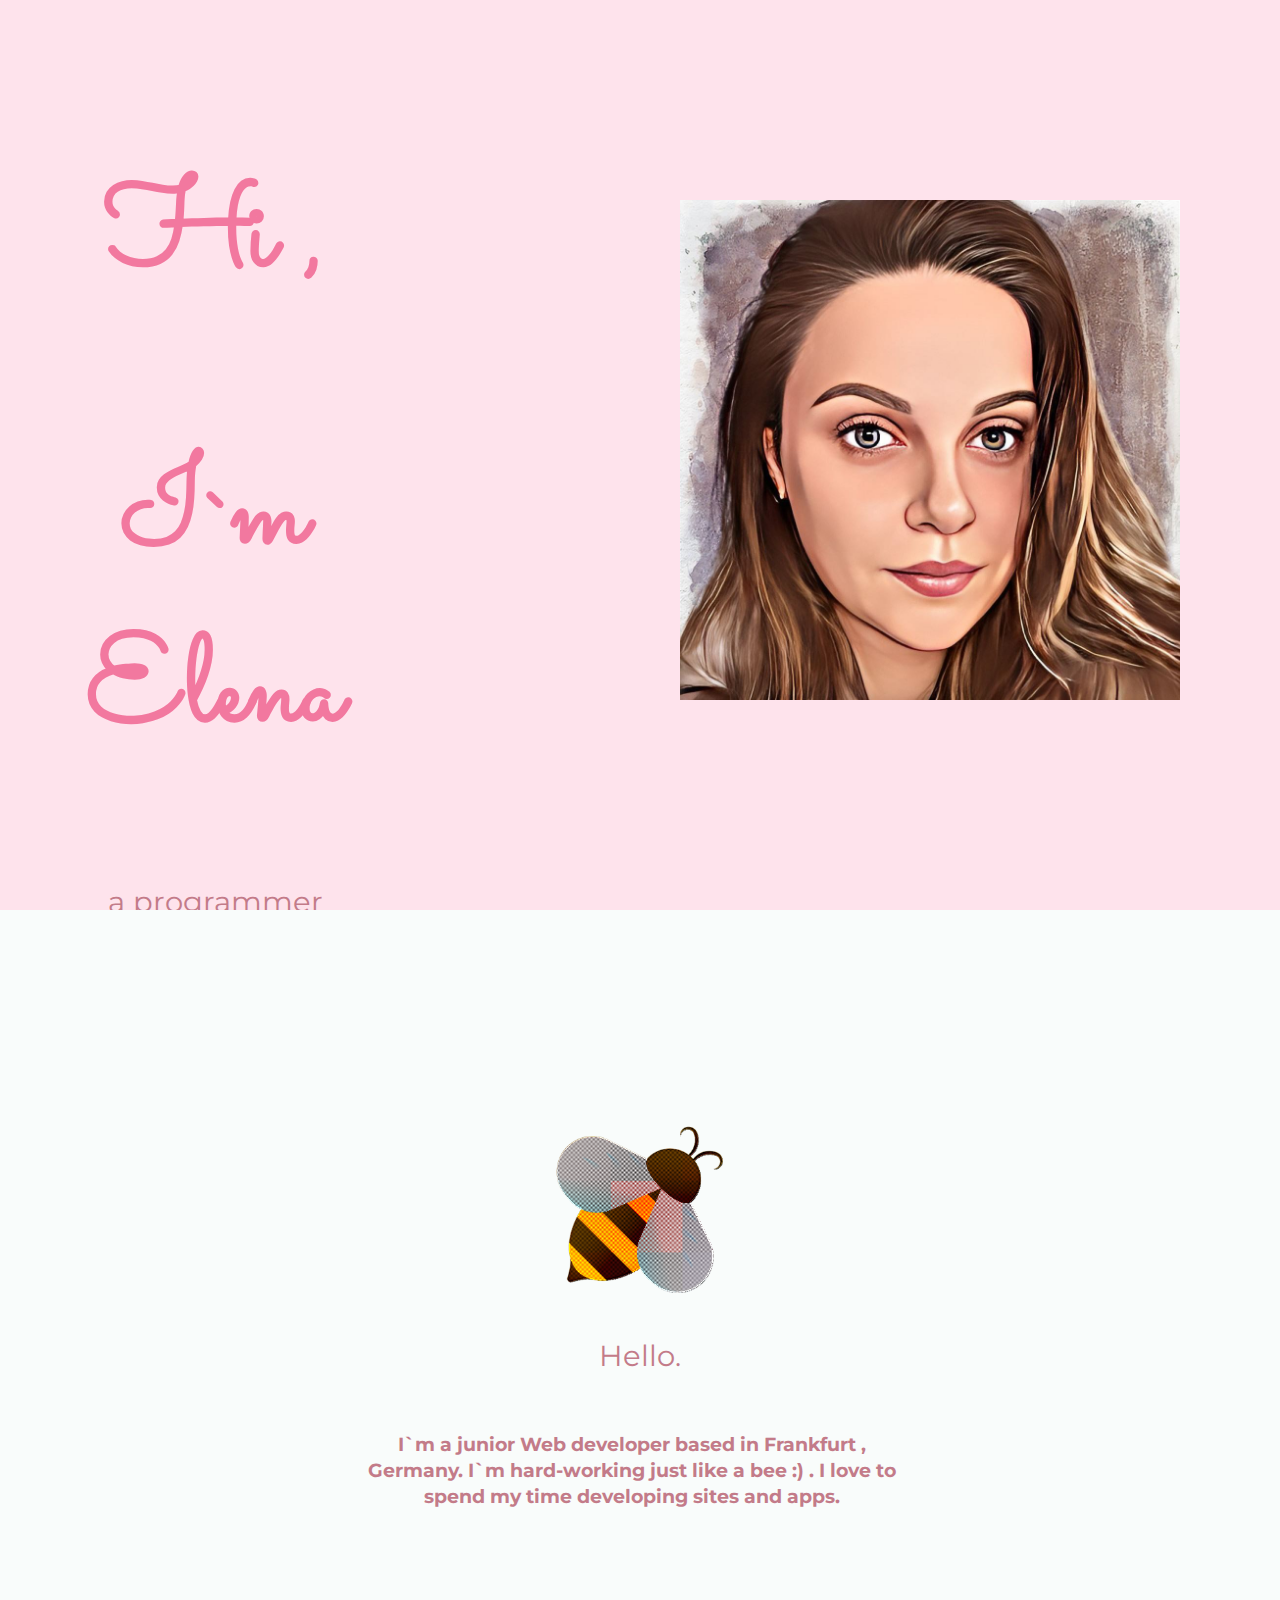
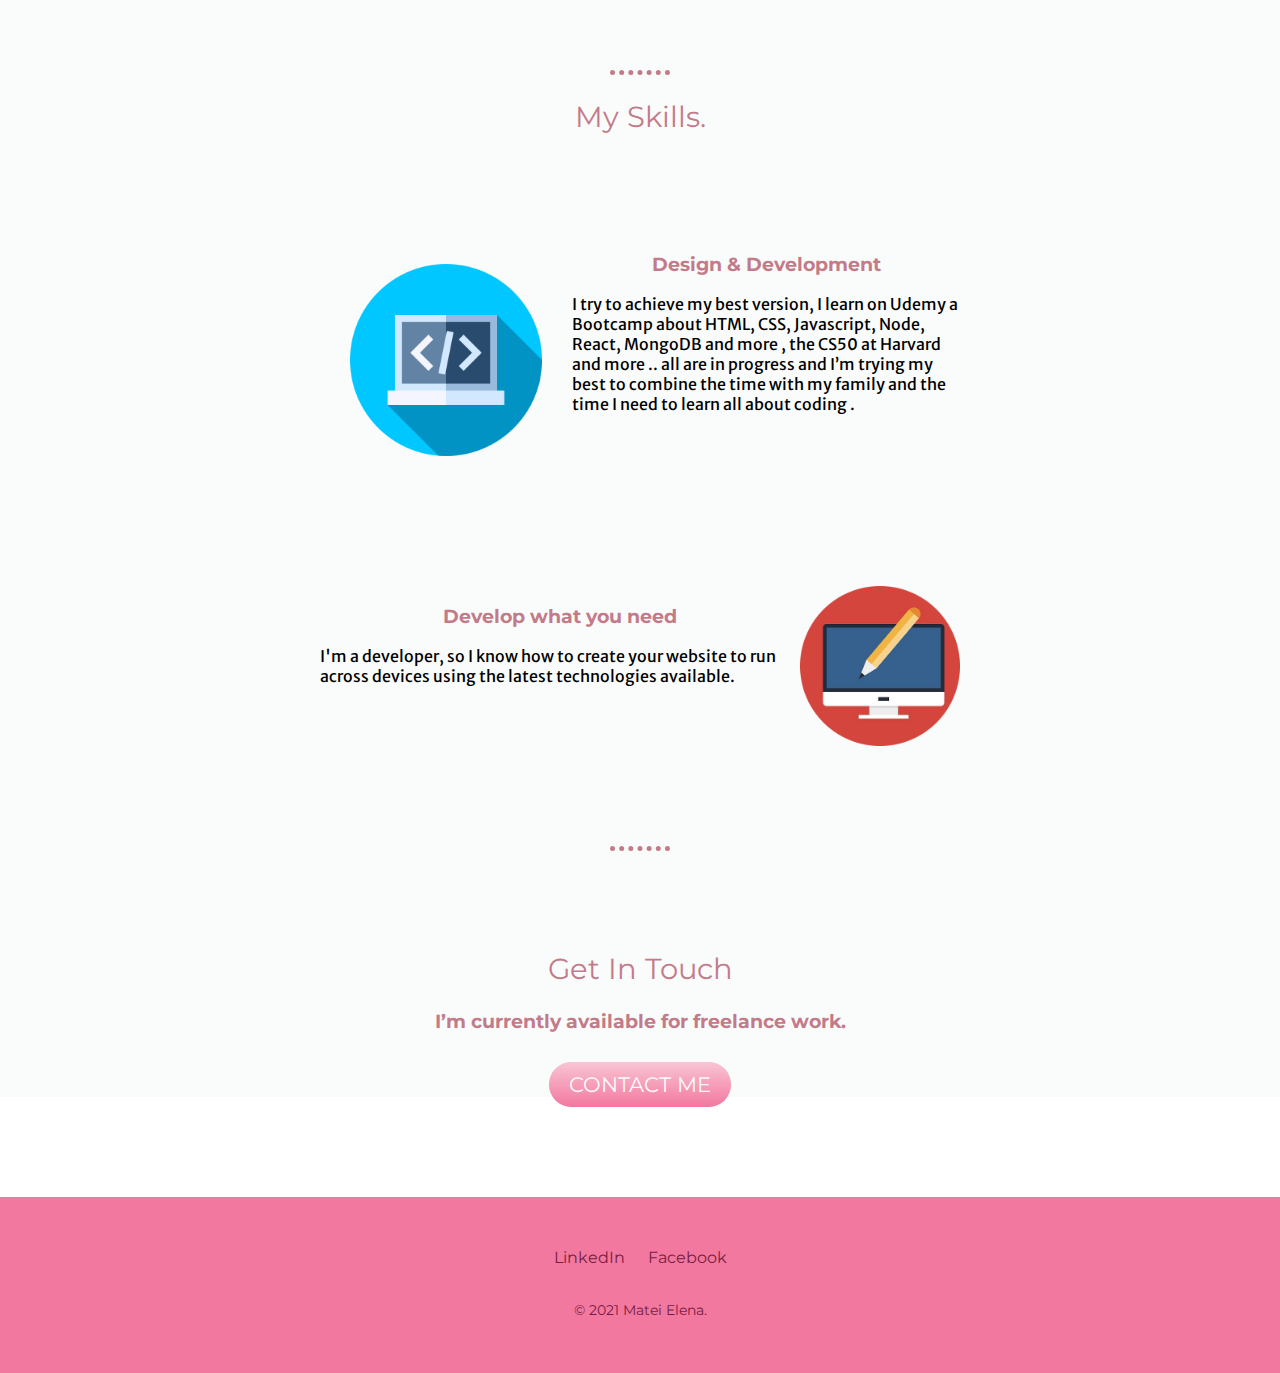
<file: index.html>
<!DOCTYPE html>
<html lang="en" dir="ltr">

<head>
  <meta charset="utf-8">
  <title>Elena Matei</title>
  <link rel="stylesheet" href="css/styles.css">
  <link rel="icon" href="favicon.ico">
  <link rel="preconnect" href="https://fonts.googleapis.com">
  <link rel="preconnect" href="https://fonts.gstatic.com" crossorigin>
  <link href="https://fonts.googleapis.com/css2?family=Merriweather+Sans:ital,wght@1,300&family=Montserrat:wght@200&family=Sacramento&display=swap" rel="stylesheet">
</head>

<body>
  <div class="top-container">

    <h1 class="elena"> Hi ,  </h1>
    <h1 class="elena">I`m Elena</h1>
    <h2 class="elena">a programmer</h2>
    <img class="me"src="images/poza.jpg" alt="me">
  </div>
  <div class="middle-container">
    <div class="profile">
      <img class="me-img"src="images/bee.png" alt="me" width="200px">
      <h2>Hello.</h2>
      <h3 class="about-me">  I`m a junior Web developer based in Frankfurt , Germany. I`m hard-working just like a bee :) . I love to spend my time developing sites and apps.</h3>
    </div>
    <br />
    <hr class="line">
    <div class="skills">
      <h2>My Skills.</h2>
      <div class="skill-row">
        <img class="skills-img" src="images/1.png" alt="skills" width="200px">
        <h3>Design & Development</h3>
        <p>  I try to achieve my best version, I learn on Udemy a Bootcamp about HTML, CSS, Javascript, Node, React, MongoDB and more , the CS50 at Harvard and more .. all are in progress and I’m trying my best to combine the time with my family and the
          time I need to learn all about coding .</p>
      </div>
      <div class="skill-row">
        <img class="develop-img" src="images/aaa.png" alt="clean" width="200px">
        <h3>Develop what you need </h3>
        <p>I'm a developer, so I know how to create your website to run across devices using the latest technologies available.</p>
      </div>
    </div>
    <hr class="line">
    <div class="contact-me">
      <h2>Get In Touch</h2>
      <h3 class="free">I’m currently available for freelance work.</h3>

      <a class="btn" href="mailto:matei.adryana@yahoo.com">CONTACT ME</a>

    </div>
  </div>


  <div class="bottom-container">
    <a class="a" href="https://www.linkedin.com/in/elena-matei-1159b621b/">LinkedIn</a>
    <a class="a" href="https://www.facebook.com/elena.addy">Facebook</a>
  
    <p class="copyright">© 2021 Matei Elena.</p>
  </div>


</body>

</html>
</file>
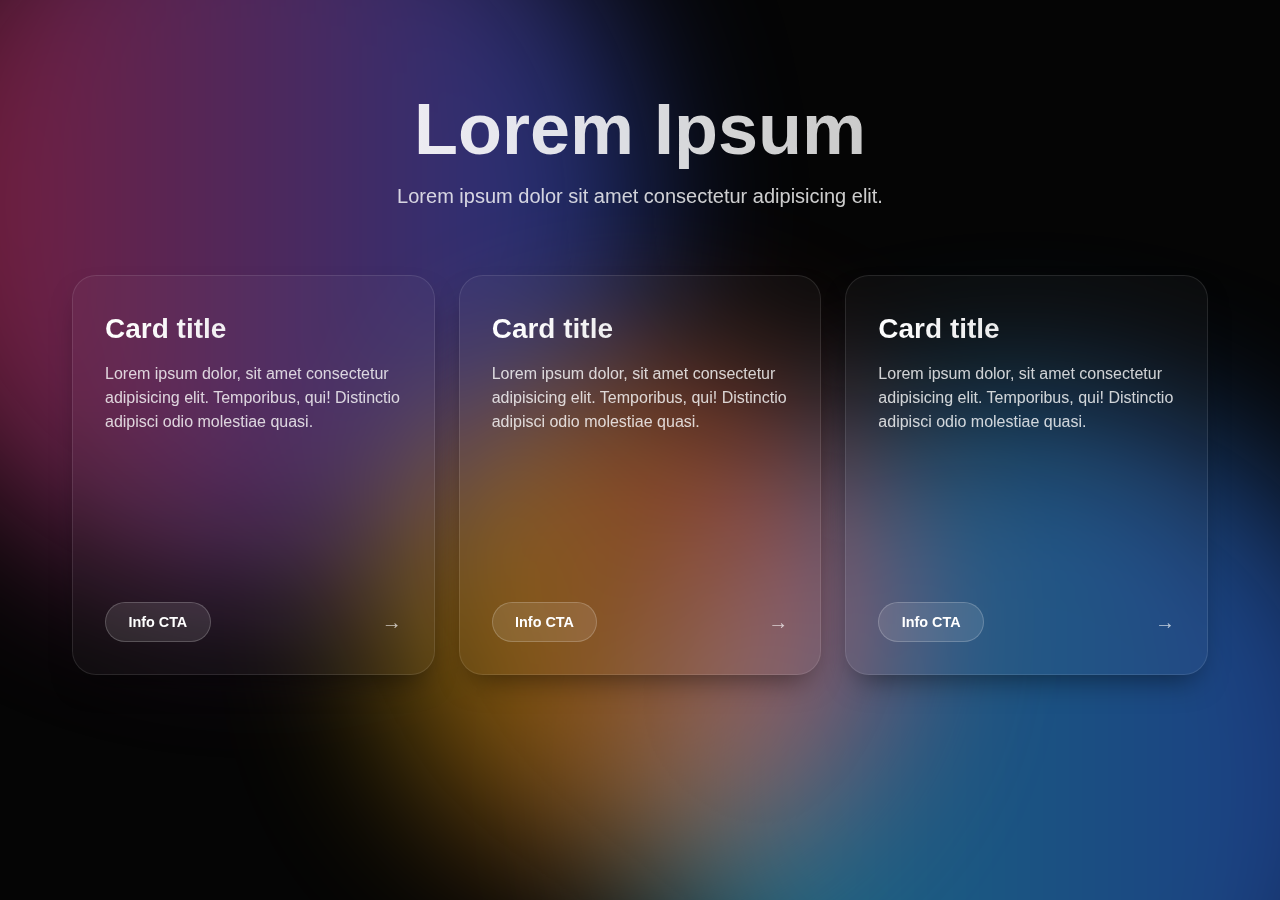
<file: proiects.html>
<!DOCTYPE html>
<html lang="en" dir="ltr">

<head>
  <meta charset="utf-8">
  <title>Elena Matei</title>
  <link rel="stylesheet" href="css/proiects.css">
  <link rel="icon" href="favicon.ico">
  <link rel="preconnect" href="https://fonts.googleapis.com">
  <link rel="preconnect" href="https://fonts.gstatic.com" crossorigin>
  <link href="https://fonts.googleapis.com/css2?family=Merriweather+Sans:ital,wght@1,300&family=Montserrat:wght@200&family=Sacramento&display=swap" rel="stylesheet">
</head>

<body>
    <div class="background">
	<div class="gradient-blob"></div>
	<div class="gradient-blob"></div>
	<div class="gradient-blob"></div>
</div>

<main>
	<h1>Lorem Ipsum</h1>
	<p class="subtitle">Lorem ipsum dolor sit amet consectetur adipisicing elit.</p>

	<div class="cards-container">
		<div class="card" data-rotation-factor="2">
			<div class="card-content">
				<h2>Card title</h2>
				<p>Lorem ipsum dolor, sit amet consectetur adipisicing elit. Temporibus, qui! Distinctio adipisci odio molestiae quasi.</p>
				<div class="card-footer">
					<button class="card-button">Info CTA</button>
					<div class="card-icon">→</div>
				</div>
			</div>%
		</div>

		<div class="card" data-rotation-factor="2">
			<div class="card-content">
				<h2>Card title</h2>
				<p>Lorem ipsum dolor, sit amet consectetur adipisicing elit. Temporibus, qui! Distinctio adipisci odio molestiae quasi.</p>
				<div class="card-footer">
					<button class="card-button">Info CTA</button>
					<div class="card-icon">→</div>
				</div>
			</div>
		</div>

		<div class="card" data-rotation-factor="2">
			<div class="card-content">
				<h2>Card title</h2>
				<p>Lorem ipsum dolor, sit amet consectetur adipisicing elit. Temporibus, qui! Distinctio adipisci odio molestiae quasi.</p>
				<div class="card-footer">
					<button class="card-button">Info CTA</button>
					<div class="card-icon">→</div>
				</div>
			</div>
		</div>
	</div>
</main>
</body>
</file>
<file: css/styles.css>
body {
  margin: 0;
  text-align: center;
  font-family: 'Merriweather Sans', sans-serif;
}

h1 {
  color: #F2789F;
  font-size: 7.625rem;
  margin: 50px auto 0 auto;
  font-family: 'Sacramento', cursive;
}

h2 {
  color: #C37B89;
  font-family: 'Montserrat', sans-serif;
  font-size: 1.8rem;
  font-weight: normal;
}

h3 {
  color: #C37B89;
  font-family: 'Montserrat', sans-serif;
  text-align: center;
}

.elena {
  margin-right: 850px;
  margin-bottom: 100px;
}

.about-me {
  display: inline-block;
    vertical-align: top;
    padding: 1rem;
    line-height: 1.4;
    width: 550px;
    margin-right: 1rem;
    margin-bottom: 1rem;

}


.line {
  border-style: none;
    border-top-style: dotted;
    border-color: #C37B89;
    border-width: 5px;
    width: 60px;
}

.top-container {
  background:#FEE3EC;
  position: relative;
  padding-top: 100px;
  height:90vh;


}

.middle-container {
  background: #F9FCFB;
  position: relative;
  padding-top: 100px;


}

.bottom-container {
  background: #F2789F;
  position: relative;
  padding: 50px 0px 20px ;



}

.me {
  position: absolute;
  right: 100px;
  top: 200px;
  height: 500px;
}



  .profile{
    margin-top: 100px;
    margin-bottom: 100px;
  }


.skill-row {
  width: 50%;
  margin: 100px auto 100px auto;
  text-align: left;
  overflow: auto;
}


.develop-img {
  width: 25% ;
  float: right;
  overflow: auto;
}

.skills-img {
  width: 30%;
  float: left;
  margin: 30px;
}

.contact-me {
  margin-bottom: 100px;
  margin-top: 100px;
}

.free {
padding-bottom: 20px;
  }


.btn {
  background: #F9C5D5;
  background-image: -webkit-linear-gradient(top, #F9C5D5, #F2789F);
  background-image: -moz-linear-gradient(top, #F9C5D5, #F2789F);
  background-image: -ms-linear-gradient(top, #F9C5D5, #F2789F);
  background-image: -o-linear-gradient(top, #F9C5D5, #F2789F);
  background-image: linear-gradient(to bottom, #F9C5D5, #F2789F);
  -webkit-border-radius: 28;
  -moz-border-radius: 28;
  border-radius: 28px;
  font-family: 'Montserrat', sans-serif;
  color: #fafafa;
  font-size: 21px;
  padding: 10px 20px 10px 20px;
  text-decoration: none;
}

.btn:hover {
  background: #4C3F91;
  background-image: -webkit-linear-gradient(top, #4C3F91, #B958A5);
  background-image: -moz-linear-gradient(top, #4C3F91, #B958A5);
  background-image: -ms-linear-gradient(top, #4C3F91, #B958A5);
  background-image: -o-linear-gradient(top, #4C3F91, #B958A5);
  background-image: linear-gradient(to bottom, #4C3F91, #B958A5);
  text-decoration: none;
}

a:hover {
  color:
  #F9FCFB ;
}

.a {
  color: #781D42;
  font-family: 'Montserrat', sans-serif;
  margin: 20px 10px;
  text-decoration: none ;
}


.copyright {
  color: #781D42 ;
  font-size: 0.90rem;
  font-family: 'Montserrat', sans-serif;
  padding : 20px 0px;
}
</file>
<file: css/proiects.css>
:root {
	--color-bg: #050505;
	--color-text: #ffffff;
	--color-primary: #ff3366;
	--color-secondary: #3366ff;
	--color-tertiary: #33ddff;
	--color-accent: #ffcc00;
	--card-radius: 16px;
	--card-bg: rgba(255, 255, 255, 0.03);
	--card-border: rgba(255, 255, 255, 0.1);
	--card-shadow: 0 15px 30px -12px rgba(0, 0, 0, 0.5);
	--transition: all 0.4s cubic-bezier(0.175, 0.885, 0.32, 1.275);
}

* {
	margin: 0;
	padding: 0;
	box-sizing: border-box;
}

body {
	font-family: "Inter", -apple-system, BlinkMacSystemFont, sans-serif;
	background-color: var(--color-bg);
	color: var(--color-text);
	min-height: 100vh;
	overflow-x: hidden;
	line-height: 1.5;
}

.background {
	position: fixed;
	top: 0;
	left: 0;
	width: 100%;
	height: 100%;
	z-index: -1;
	overflow: hidden;
}

.gradient-blob {
	position: absolute;
	border-radius: 100%;
	filter: blur(40px);
	opacity: 0.3;
	animation: float 20s infinite alternate ease-in-out;
}

.gradient-blob:nth-child(1) {
	background: linear-gradient(
		to right,
		var(--color-primary),
		var(--color-secondary)
	);
	width: 150vw;
	height: 150vw;
	top: -100%;
	left: -25%;
	animation-delay: 0s;
}

.gradient-blob:nth-child(2) {
	background: linear-gradient(
		to right,
		var(--color-tertiary),
		var(--color-secondary)
	);
	width: 150vw;
	height: 150vw;
	bottom: -100%;
	right: -25%;
	animation-delay: -5s;
}

.gradient-blob:nth-child(3) {
	background: linear-gradient(
		to right,
		var(--color-accent),
		var(--color-primary)
	);
	width: 100vw;
	height: 100vw;
	top: 30%;
	left: -50%;
	animation-delay: -10s;
}

@keyframes float {
	0% {
		transform: translate(0, 0) scale(1);
	}
	50% {
		transform: translate(2%, 2%) scale(1.02);
	}
	100% {
		transform: translate(-2%, -2%) scale(0.98);
	}
}

main {
	width: 100%;
	padding: 2rem 1rem;
	position: relative;
	z-index: 1;
}

h1 {
	font-size: 2.5rem;
	font-weight: 800;
	margin-bottom: 0.5rem;
	line-height: 1.1;
	background: linear-gradient(
		to right,
		var(--color-text),
		rgba(255, 255, 255, 0.7)
	);
	-webkit-background-clip: text;
	background-clip: text;
	-webkit-text-fill-color: transparent;
	text-align: center;
}

.subtitle {
	font-size: 1rem;
	text-align: center;
	margin-bottom: 3rem;
	opacity: 0.8;
}

.cards-container {
	display: grid;
	grid-template-columns: 1fr;
	gap: 1.5rem;
	perspective: 1000px;
}

.card {
	position: relative;
	height: 320px;
	border-radius: var(--card-radius);
	background: var(--card-bg);
	border: 1px solid var(--card-border);
	box-shadow: var(--card-shadow);
	transform-style: preserve-3d;
	transition: var(--transition);
	cursor: pointer;
	overflow: hidden;
	backdrop-filter: blur(10px);
	-webkit-backdrop-filter: blur(10px);
}

.card::before {
	content: "";
	position: absolute;
	inset: 0;
	background: radial-gradient(
		circle at var(--x, 50%) var(--y, 50%),
		rgba(255, 255, 255, 0.1) 0%,
		transparent 50%
	);
	opacity: 0;
	transition: opacity 0.3s ease;
}

.card:hover::before {
	opacity: 1;
}

.card-content {
	position: relative;
	height: 100%;
	padding: 1.5rem;
	display: flex;
	flex-direction: column;
	transform-style: preserve-3d;
	transition: transform 0.5s ease;
}

.card h2 {
	font-size: 1.5rem;
	margin-bottom: 0.75rem;
	font-weight: 700;
	transform: translateZ(20px);
	background: linear-gradient(
		to right,
		var(--color-text),
		rgba(255, 255, 255, 0.8)
	);
	-webkit-background-clip: text;
	background-clip: text;
	-webkit-text-fill-color: transparent;
}

.card p {
	margin-bottom: 1.5rem;
	font-size: 0.9rem;
	opacity: 0.8;
	transform: translateZ(15px);
}

.card-footer {
	margin-top: auto;
	display: flex;
	justify-content: space-between;
	align-items: center;
	transform: translateZ(15px);
}

.card-button {
	padding: 0.6rem 1.2rem;
	background: rgba(255, 255, 255, 0.1);
	border: 1px solid rgba(255, 255, 255, 0.2);
	border-radius: 100px;
	color: var(--color-text);
	font-weight: 600;
	font-size: 0.85rem;
	cursor: pointer;
	transition: all 0.3s ease;
	backdrop-filter: blur(5px);
}

.card-button:hover {
	background: rgba(255, 255, 255, 0.2);
	transform: translateY(-2px);
}

.card-icon {
	font-size: 1.25rem;
	opacity: 0.7;
	transition: transform 0.3s ease;
}

.card:hover .card-icon {
	transform: translateX(5px);
	opacity: 1;
}

@media (min-width: 640px) {
	main {
		padding: 5vh 2rem;
	}

	h1 {
		font-size: 3.5rem;
		margin-bottom: 0.75rem;
	}

	.subtitle {
		font-size: 1.1rem;
		margin-bottom: 4rem;
	}

	.card {
		height: 350px;
	}

	.card-content {
		padding: 1.75rem;
	}

	.card-tag {
		font-size: 0.75rem;
		padding: 0.5rem 1rem;
		margin-bottom: 1.25rem;
	}

	.card h2 {
		font-size: 1.6rem;
	}

	.card p {
		font-size: 1rem;
	}

	.card-button {
		padding: 0.7rem 1.4rem;
		font-size: 0.9rem;
	}

	.gradient-blob {
		filter: blur(50px);
		opacity: 0.35;
	}
}

@media (min-width: 768px) {
	.cards-container {
		grid-template-columns: repeat(2, 1fr);
	}

	.gradient-blob {
		filter: blur(60px);
		opacity: 0.4;
	}

	.gradient-blob:nth-child(1) {
		width: 120vw;
		height: 120vw;
		top: -70%;
		left: -20%;
	}

	.gradient-blob:nth-child(2) {
		width: 120vw;
		height: 120vw;
		bottom: -70%;
		right: -20%;
	}

	.gradient-blob:nth-child(3) {
		width: 80vw;
		height: 80vw;
		top: 30%;
		left: -30%;
	}

	.card-content {
		padding: 2rem;
	}

	.card h2 {
		transform: translateZ(25px);
	}

	.card-tag {
		transform: translateZ(20px);
	}

	.card p {
		transform: translateZ(20px);
	}
}

@media (min-width: 1024px) {
	main {
		max-width: 1200px;
		margin: 0 auto;
		padding: 10vh 2rem;
	}

	h1 {
		font-size: 4.5rem;
	}

	.subtitle {
		font-size: 1.25rem;
	}

	.cards-container {
		grid-template-columns: repeat(3, 1fr);
	}

	.card {
		height: 400px;
		border-radius: 24px;
	}

	.gradient-blob {
		filter: blur(80px);
		opacity: 0.5;
	}

	.gradient-blob:nth-child(1) {
		width: 60vw;
		height: 60vw;
		top: -20%;
		left: -10%;
	}

	.gradient-blob:nth-child(2) {
		width: 60vw;
		height: 60vw;
		bottom: -30%;
		right: -10%;
	}

	.gradient-blob:nth-child(3) {
		width: 40vw;
		height: 40vw;
		top: 40%;
		left: 30%;
	}

	.card h2 {
		font-size: 1.75rem;
		transform: translateZ(30px);
	}

	.card-tag {
		transform: translateZ(20px);
	}

	.card p {
		transform: translateZ(25px);
	}

	.card-footer {
		transform: translateZ(20px);
	}
}
</file>
